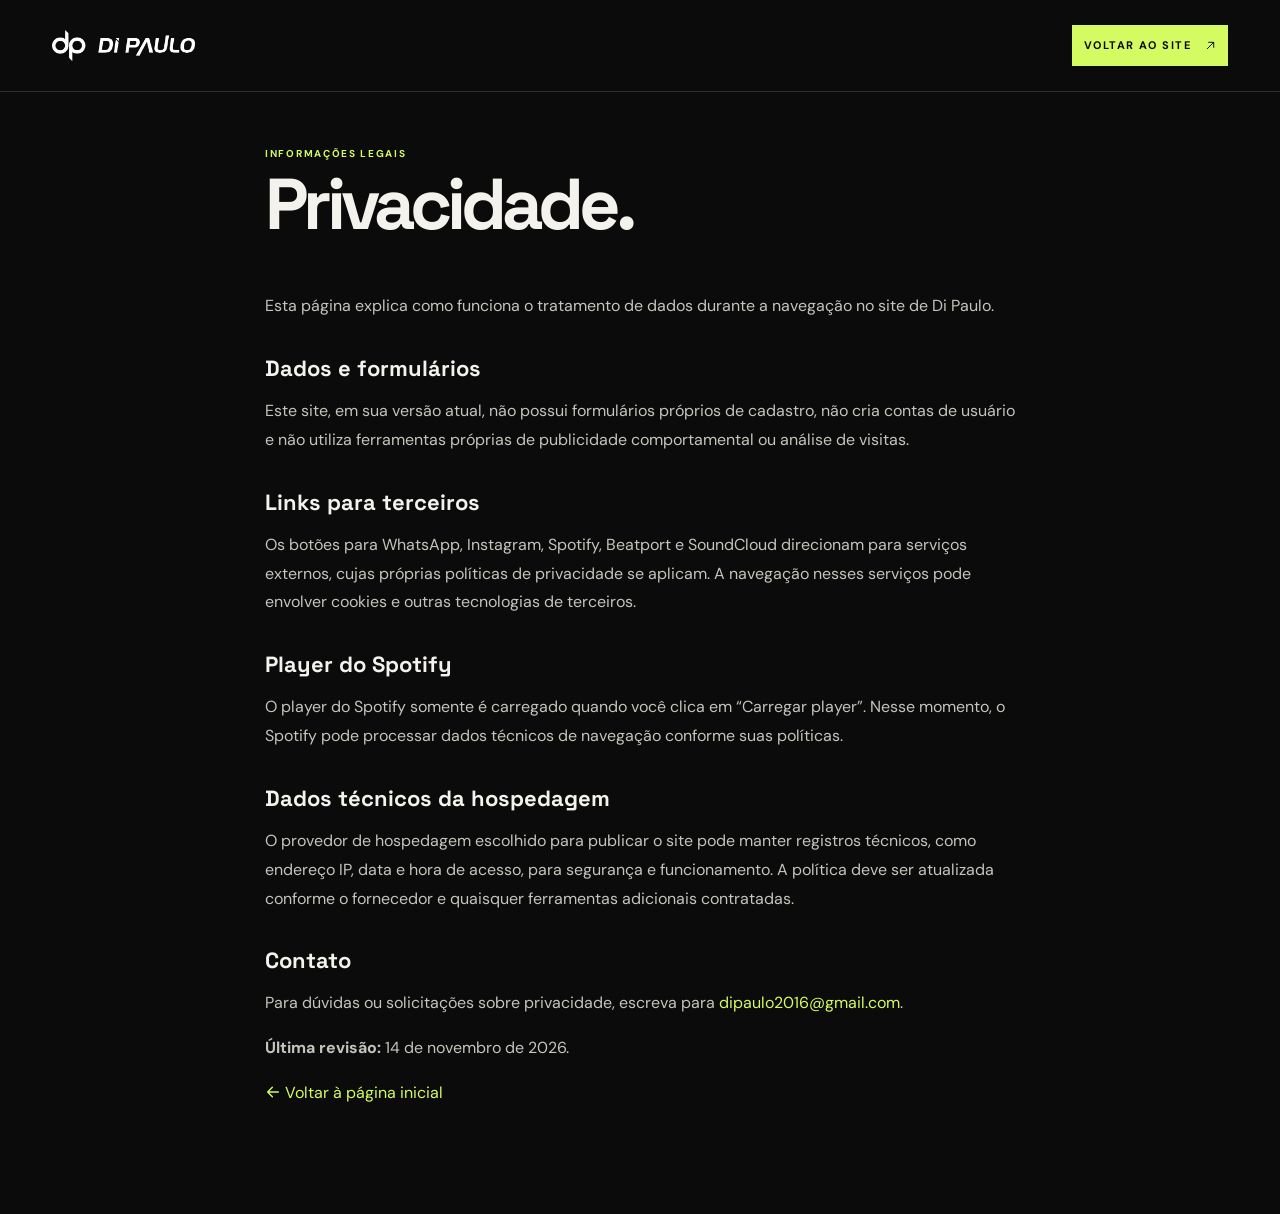
<file: DI_PAULO_SITE_AGENDA_MULTILINGUE_NETLIFY/public/privacidade.html>
<!doctype html><html lang="pt-BR"><head><meta charset="utf-8"><meta name="viewport" content="width=device-width, initial-scale=1"><meta name="description" content="Saiba como o site oficial do DJ Di Paulo trata dados de contato, formulários, navegação e privacidade, além de como solicitar informações."><meta name="robots" content="index,follow"><meta name="theme-color" content="#0b0b0b"><link rel="canonical" href="https://dipaulodj.com.br/pt/privacidade/"><link rel="icon" href="assets/favicon.png"><link href="https://fonts.googleapis.com/css2?family=DM+Sans:wght@400;600;700&family=Space+Grotesk:wght@400;600;700&display=swap" rel="stylesheet"><link rel="stylesheet" href="styles.css"><title>Privacidade | Di Paulo</title></head><body><header class="site-header"><div class="header-shell"><a class="brand" href="index.html" aria-label="Voltar à página inicial"><img src="assets/logo-di-paulo.png" alt="Di Paulo" width="180"></a><a class="header-book" href="index.html">VOLTAR AO SITE <svg aria-hidden="true" focusable="false" class="dp-ui-symbol" xmlns="http://www.w3.org/2000/svg" viewBox="0 0 24 24" width="1em" height="1em" fill="none" stroke="currentColor" stroke-width="2.1" stroke-linecap="round" stroke-linejoin="round" style="display:inline-block;vertical-align:-.12em;flex:none"><path d="M5 19 19 5M8 5h11v11"/></svg></a></div></header><main class="policy-page"><div class="container policy-copy"><span class="section-count">INFORMAÇÕES LEGAIS</span><h1>Privacidade.</h1><p>Esta página explica como funciona o tratamento de dados durante a navegação no site de Di Paulo.</p><h2>Dados e formulários</h2><p>Este site, em sua versão atual, não possui formulários próprios de cadastro, não cria contas de usuário e não utiliza ferramentas próprias de publicidade comportamental ou análise de visitas.</p><h2>Links para terceiros</h2><p>Os botões para WhatsApp, Instagram, Spotify, Beatport e SoundCloud direcionam para serviços externos, cujas próprias políticas de privacidade se aplicam. A navegação nesses serviços pode envolver cookies e outras tecnologias de terceiros.</p><h2>Player do Spotify</h2><p>O player do Spotify somente é carregado quando você clica em “Carregar player”. Nesse momento, o Spotify pode processar dados técnicos de navegação conforme suas políticas.</p><h2>Dados técnicos da hospedagem</h2><p>O provedor de hospedagem escolhido para publicar o site pode manter registros técnicos, como endereço IP, data e hora de acesso, para segurança e funcionamento. A política deve ser atualizada conforme o fornecedor e quaisquer ferramentas adicionais contratadas.</p><h2>Contato</h2><p>Para dúvidas ou solicitações sobre privacidade, escreva para <a href="mailto:dipaulo2016@gmail.com">dipaulo2016@gmail.com</a>.</p><p><strong>Última revisão:</strong> 14 de novembro de 2026.</p><p><a href="index.html"><svg aria-hidden="true" focusable="false" class="dp-ui-symbol" xmlns="http://www.w3.org/2000/svg" viewBox="0 0 24 24" width="1em" height="1em" fill="none" stroke="currentColor" stroke-width="2.1" stroke-linecap="round" stroke-linejoin="round" style="display:inline-block;vertical-align:-.12em;flex:none"><path d="M20 12H4m7-7-7 7 7 7"/></svg> Voltar à página inicial</a></p></div></main><script src="script.js" defer></script></body></html>
</file>
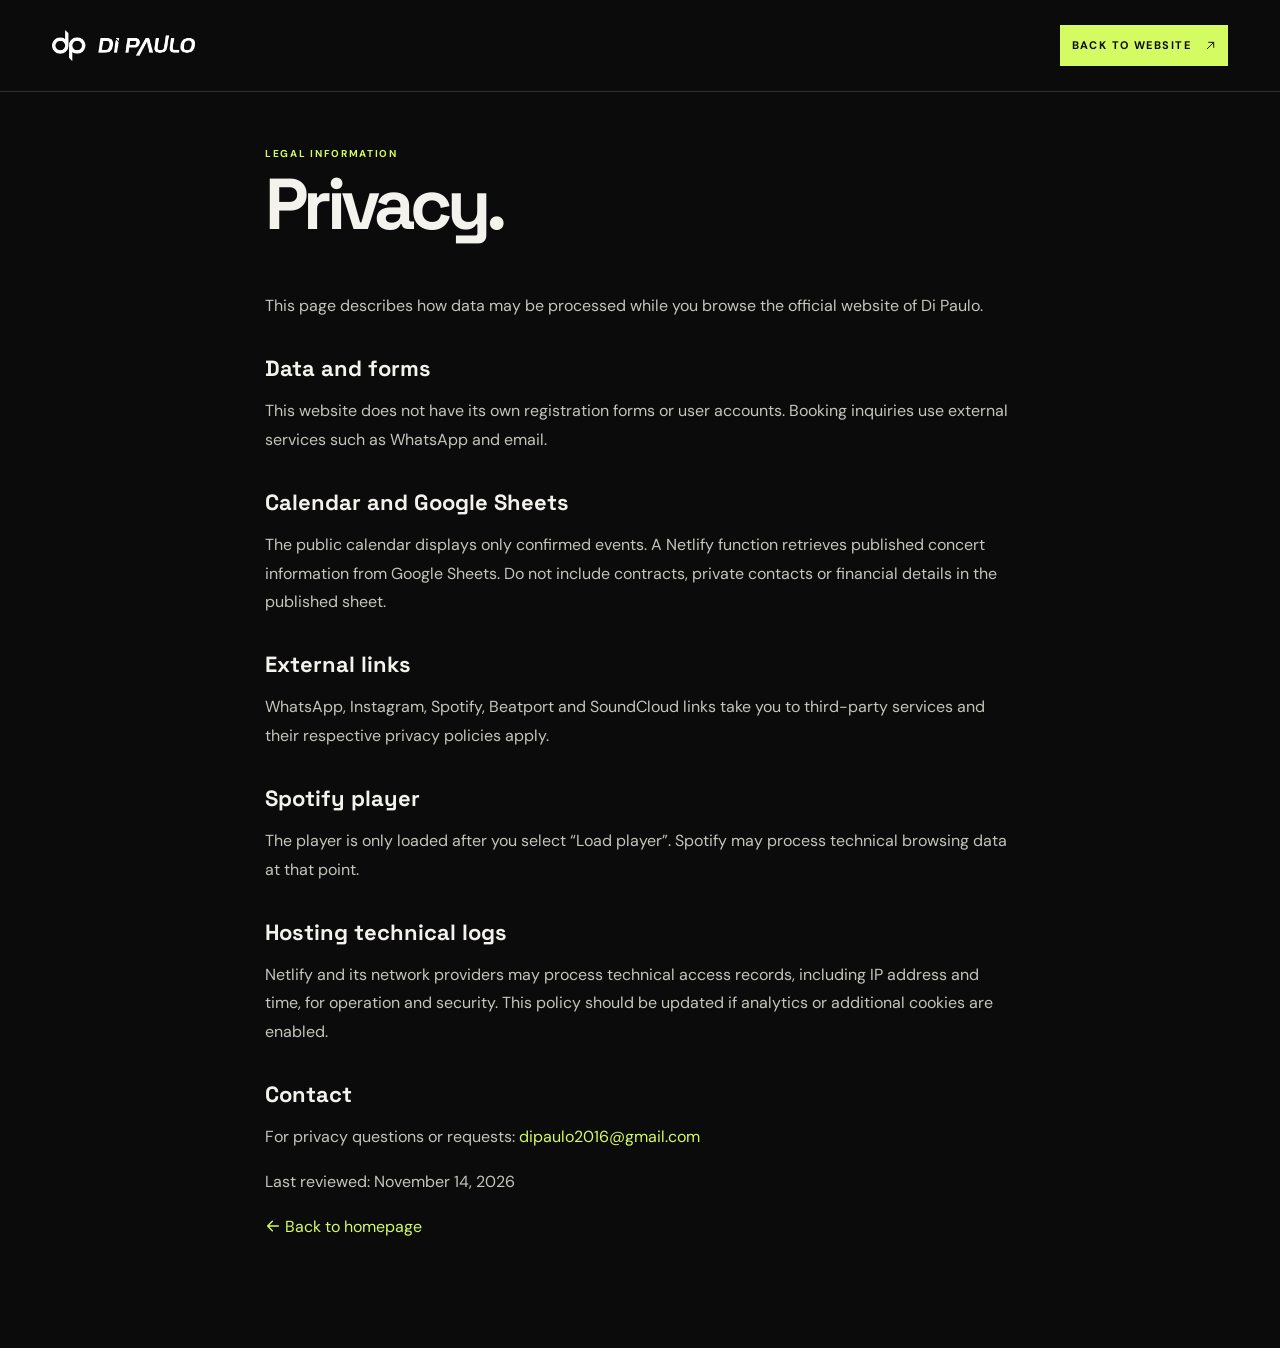
<file: DI_PAULO_SITE_AGENDA_MULTILINGUE_NETLIFY/public/en/privacidade.html>
<!DOCTYPE html>
<html lang="en"><head><meta charset="utf-8"/><meta content="width=device-width, initial-scale=1" name="viewport"/><meta content="index,follow" name="robots"/><meta content="#0b0b0b" name="theme-color"/><link href="../assets/favicon.png" rel="icon"/><link href="https://fonts.googleapis.com/css2?family=DM+Sans:wght@400;600;700&amp;family=Space+Grotesk:wght@400;600;700&amp;display=swap" rel="stylesheet"/><link href="../styles.css" rel="stylesheet"/><title>Privacy. | Di Paulo</title><link href="https://dipaulodj.com.br/en/privacidade/" rel="canonical"/><meta name="description" content="Learn how DJ Di Paulo’s official website handles contact details, booking requests, browsing information and your privacy rights."></head><body><header class="site-header"><div class="header-shell"><a aria-label="Di Paulo" class="brand" href="./"><img alt="Di Paulo" src="../assets/logo-di-paulo.png" width="180"/></a><a class="header-book" href="./">BACK TO WEBSITE <svg aria-hidden="true" focusable="false" class="dp-ui-symbol" xmlns="http://www.w3.org/2000/svg" viewBox="0 0 24 24" width="1em" height="1em" fill="none" stroke="currentColor" stroke-width="2.1" stroke-linecap="round" stroke-linejoin="round" style="display:inline-block;vertical-align:-.12em;flex:none"><path d="M5 19 19 5M8 5h11v11"/></svg></a></div></header><main class="policy-page"><div class="container policy-copy"><span class="section-count">LEGAL INFORMATION</span><h1>Privacy.</h1><p>This page describes how data may be processed while you browse the official website of Di Paulo.</p><h2>Data and forms</h2><p>This website does not have its own registration forms or user accounts. Booking inquiries use external services such as WhatsApp and email.</p><h2>Calendar and Google Sheets</h2><p>The public calendar displays only confirmed events. A Netlify function retrieves published concert information from Google Sheets. Do not include contracts, private contacts or financial details in the published sheet.</p><h2>External links</h2><p>WhatsApp, Instagram, Spotify, Beatport and SoundCloud links take you to third-party services and their respective privacy policies apply.</p><h2>Spotify player</h2><p>The player is only loaded after you select “Load player”. Spotify may process technical browsing data at that point.</p><h2>Hosting technical logs</h2><p>Netlify and its network providers may process technical access records, including IP address and time, for operation and security. This policy should be updated if analytics or additional cookies are enabled.</p><h2>Contact</h2><p>For privacy questions or requests:<a href="mailto:dipaulo2016@gmail.com"> dipaulo2016@gmail.com</a></p><p>Last reviewed: November 14, 2026</p><p><a href="./"><svg aria-hidden="true" focusable="false" class="dp-ui-symbol" xmlns="http://www.w3.org/2000/svg" viewBox="0 0 24 24" width="1em" height="1em" fill="none" stroke="currentColor" stroke-width="2.1" stroke-linecap="round" stroke-linejoin="round" style="display:inline-block;vertical-align:-.12em;flex:none"><path d="M20 12H4m7-7-7 7 7 7"/></svg> Back to homepage</a></p></div></main></body></html>
</file>
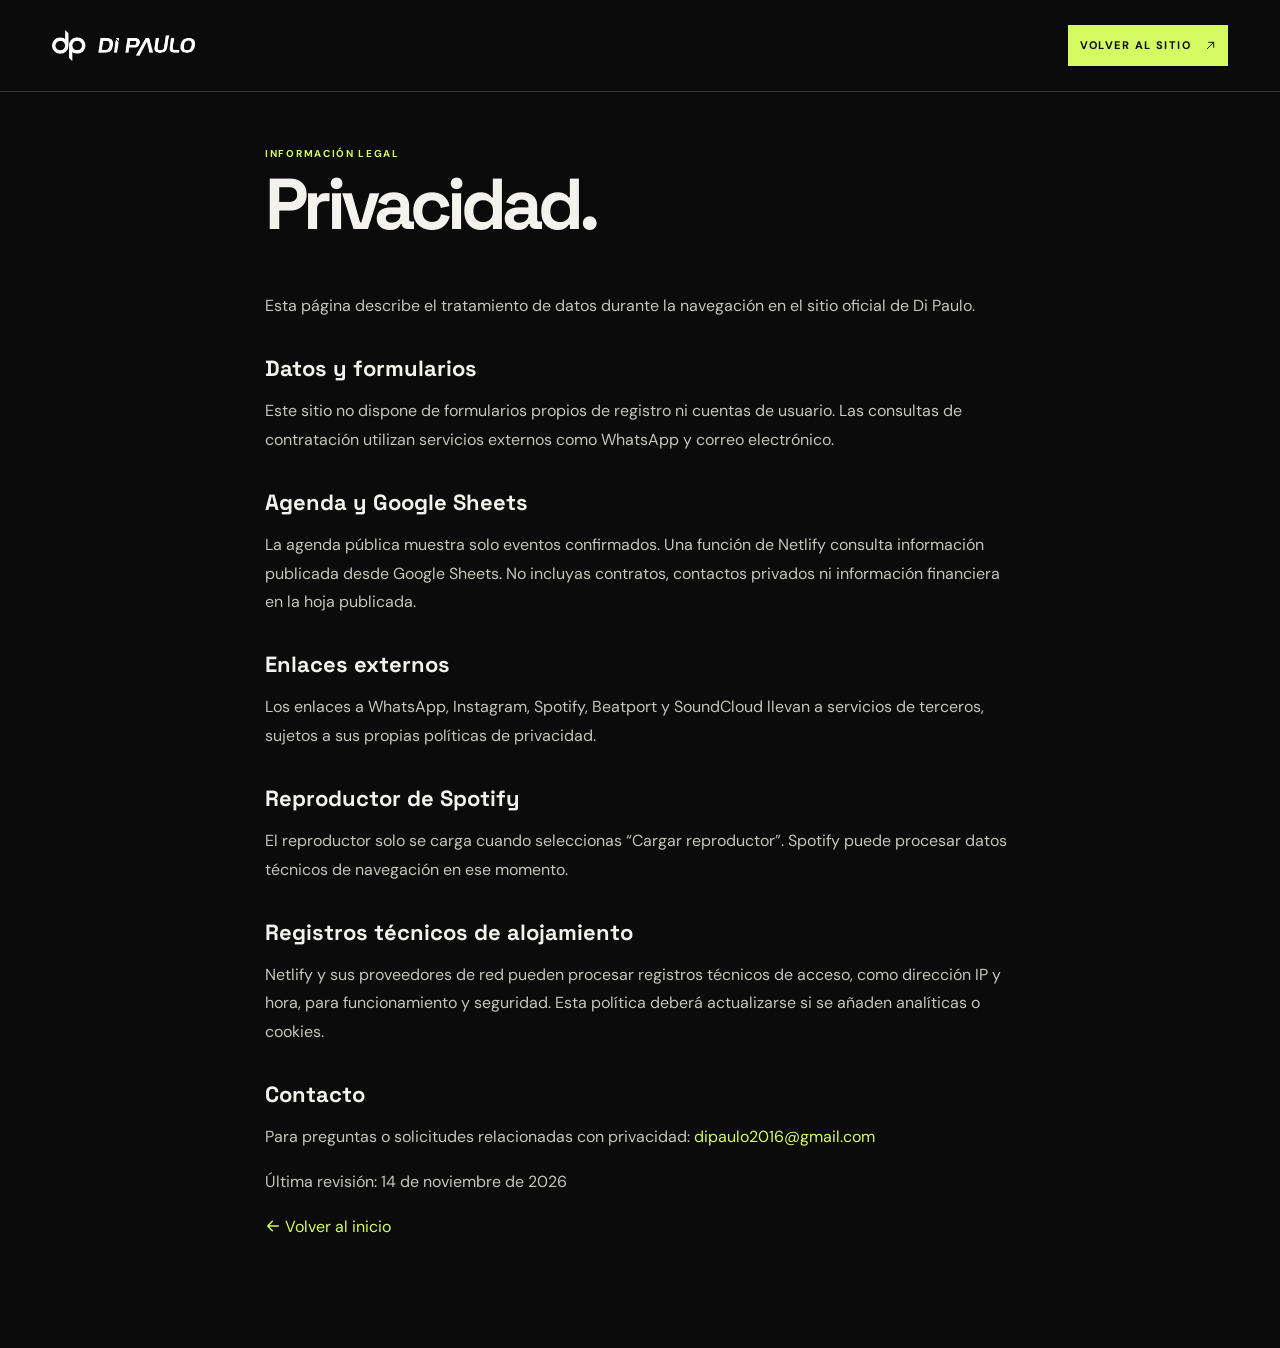
<file: DI_PAULO_SITE_AGENDA_MULTILINGUE_NETLIFY/public/es/privacidade.html>
<!DOCTYPE html>
<html lang="es"><head><meta charset="utf-8"/><meta content="width=device-width, initial-scale=1" name="viewport"/><meta content="index,follow" name="robots"/><meta content="#0b0b0b" name="theme-color"/><link href="../assets/favicon.png" rel="icon"/><link href="https://fonts.googleapis.com/css2?family=DM+Sans:wght@400;600;700&amp;family=Space+Grotesk:wght@400;600;700&amp;display=swap" rel="stylesheet"/><link href="../styles.css" rel="stylesheet"/><title>Privacidad. | Di Paulo</title><link href="https://dipaulodj.com.br/es/privacidade/" rel="canonical"/><meta name="description" content="Conoce cómo el sitio oficial de DJ Di Paulo trata los datos de contacto, las solicitudes de contratación y los derechos de privacidad."></head><body><header class="site-header"><div class="header-shell"><a aria-label="Di Paulo" class="brand" href="./"><img alt="Di Paulo" src="../assets/logo-di-paulo.png" width="180"/></a><a class="header-book" href="./">VOLVER AL SITIO <svg aria-hidden="true" focusable="false" class="dp-ui-symbol" xmlns="http://www.w3.org/2000/svg" viewBox="0 0 24 24" width="1em" height="1em" fill="none" stroke="currentColor" stroke-width="2.1" stroke-linecap="round" stroke-linejoin="round" style="display:inline-block;vertical-align:-.12em;flex:none"><path d="M5 19 19 5M8 5h11v11"/></svg></a></div></header><main class="policy-page"><div class="container policy-copy"><span class="section-count">INFORMACIÓN LEGAL</span><h1>Privacidad.</h1><p>Esta página describe el tratamiento de datos durante la navegación en el sitio oficial de Di Paulo.</p><h2>Datos y formularios</h2><p>Este sitio no dispone de formularios propios de registro ni cuentas de usuario. Las consultas de contratación utilizan servicios externos como WhatsApp y correo electrónico.</p><h2>Agenda y Google Sheets</h2><p>La agenda pública muestra solo eventos confirmados. Una función de Netlify consulta información publicada desde Google Sheets. No incluyas contratos, contactos privados ni información financiera en la hoja publicada.</p><h2>Enlaces externos</h2><p>Los enlaces a WhatsApp, Instagram, Spotify, Beatport y SoundCloud llevan a servicios de terceros, sujetos a sus propias políticas de privacidad.</p><h2>Reproductor de Spotify</h2><p>El reproductor solo se carga cuando seleccionas “Cargar reproductor”. Spotify puede procesar datos técnicos de navegación en ese momento.</p><h2>Registros técnicos de alojamiento</h2><p>Netlify y sus proveedores de red pueden procesar registros técnicos de acceso, como dirección IP y hora, para funcionamiento y seguridad. Esta política deberá actualizarse si se añaden analíticas o cookies.</p><h2>Contacto</h2><p>Para preguntas o solicitudes relacionadas con privacidad:<a href="mailto:dipaulo2016@gmail.com"> dipaulo2016@gmail.com</a></p><p>Última revisión: 14 de noviembre de 2026</p><p><a href="./"><svg aria-hidden="true" focusable="false" class="dp-ui-symbol" xmlns="http://www.w3.org/2000/svg" viewBox="0 0 24 24" width="1em" height="1em" fill="none" stroke="currentColor" stroke-width="2.1" stroke-linecap="round" stroke-linejoin="round" style="display:inline-block;vertical-align:-.12em;flex:none"><path d="M20 12H4m7-7-7 7 7 7"/></svg> Volver al inicio</a></p></div></main></body></html>
</file>
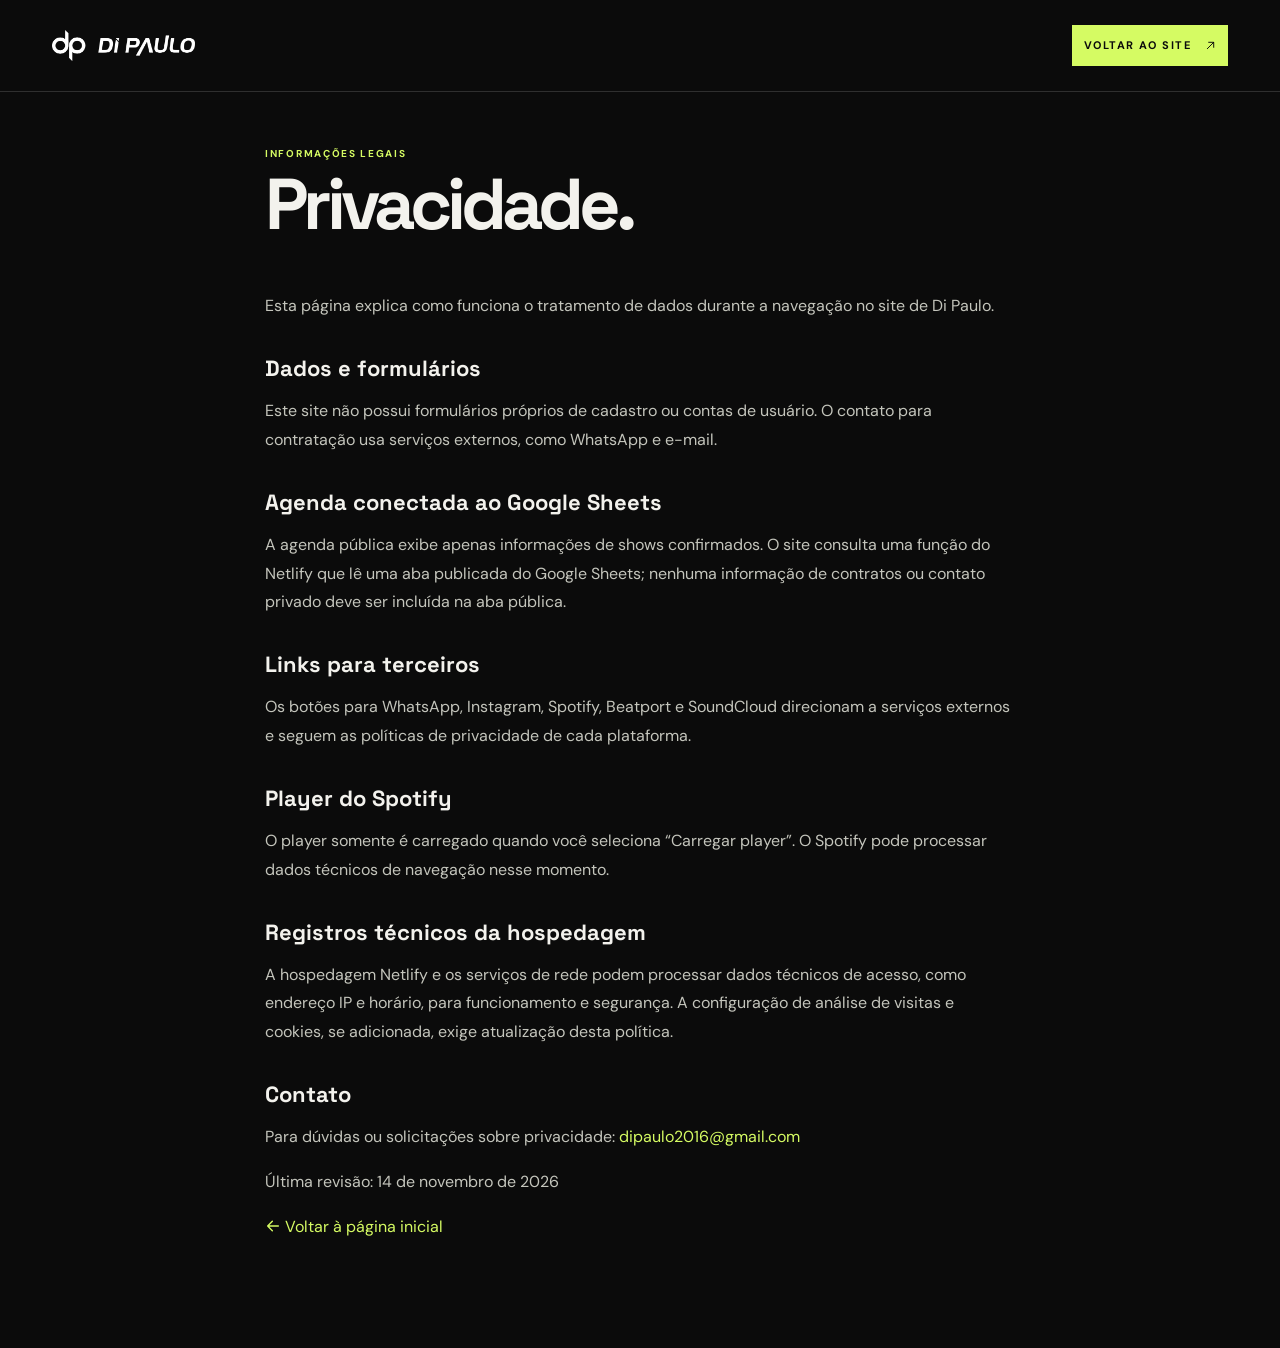
<file: DI_PAULO_SITE_AGENDA_MULTILINGUE_NETLIFY/public/pt/privacidade.html>
<!DOCTYPE html>
<html lang="pt-BR"><head><meta charset="utf-8"/><meta content="width=device-width, initial-scale=1" name="viewport"/><meta content="index,follow" name="robots"/><meta content="#0b0b0b" name="theme-color"/><link href="../assets/favicon.png" rel="icon"/><link href="https://fonts.googleapis.com/css2?family=DM+Sans:wght@400;600;700&amp;family=Space+Grotesk:wght@400;600;700&amp;display=swap" rel="stylesheet"/><link href="../styles.css" rel="stylesheet"/><title>Privacidade. | Di Paulo</title><link href="https://dipaulodj.com.br/pt/privacidade/" rel="canonical"/><meta name="description" content="Entenda como o site oficial do DJ Di Paulo trata seus dados em formulários, pedidos de booking e navegação, e consulte seus direitos de privacidade."></head><body><header class="site-header"><div class="header-shell"><a aria-label="Di Paulo" class="brand" href="./"><img alt="Di Paulo" src="../assets/logo-di-paulo.png" width="180"/></a><a class="header-book" href="./">VOLTAR AO SITE <svg aria-hidden="true" focusable="false" class="dp-ui-symbol" xmlns="http://www.w3.org/2000/svg" viewBox="0 0 24 24" width="1em" height="1em" fill="none" stroke="currentColor" stroke-width="2.1" stroke-linecap="round" stroke-linejoin="round" style="display:inline-block;vertical-align:-.12em;flex:none"><path d="M5 19 19 5M8 5h11v11"/></svg></a></div></header><main class="policy-page"><div class="container policy-copy"><span class="section-count">INFORMAÇÕES LEGAIS</span><h1>Privacidade.</h1><p>Esta página explica como funciona o tratamento de dados durante a navegação no site de Di Paulo.</p><h2>Dados e formulários</h2><p>Este site não possui formulários próprios de cadastro ou contas de usuário. O contato para contratação usa serviços externos, como WhatsApp e e-mail.</p><h2>Agenda conectada ao Google Sheets</h2><p>A agenda pública exibe apenas informações de shows confirmados. O site consulta uma função do Netlify que lê uma aba publicada do Google Sheets; nenhuma informação de contratos ou contato privado deve ser incluída na aba pública.</p><h2>Links para terceiros</h2><p>Os botões para WhatsApp, Instagram, Spotify, Beatport e SoundCloud direcionam a serviços externos e seguem as políticas de privacidade de cada plataforma.</p><h2>Player do Spotify</h2><p>O player somente é carregado quando você seleciona “Carregar player”. O Spotify pode processar dados técnicos de navegação nesse momento.</p><h2>Registros técnicos da hospedagem</h2><p>A hospedagem Netlify e os serviços de rede podem processar dados técnicos de acesso, como endereço IP e horário, para funcionamento e segurança. A configuração de análise de visitas e cookies, se adicionada, exige atualização desta política.</p><h2>Contato</h2><p>Para dúvidas ou solicitações sobre privacidade:<a href="mailto:dipaulo2016@gmail.com"> dipaulo2016@gmail.com</a></p><p>Última revisão: 14 de novembro de 2026</p><p><a href="./"><svg aria-hidden="true" focusable="false" class="dp-ui-symbol" xmlns="http://www.w3.org/2000/svg" viewBox="0 0 24 24" width="1em" height="1em" fill="none" stroke="currentColor" stroke-width="2.1" stroke-linecap="round" stroke-linejoin="round" style="display:inline-block;vertical-align:-.12em;flex:none"><path d="M20 12H4m7-7-7 7 7 7"/></svg> Voltar à página inicial</a></p></div></main></body></html>
</file>
<file: DI_PAULO_SITE_AGENDA_MULTILINGUE_NETLIFY/public/styles.css>
:root{--bg:#0b0b0b;--panel:#141414;--panel2:#1a1a1a;--text:#f3f2ed;--muted:#a5a6a0;--line:#343531;--accent:#d5fb63;--font-display:'Space Grotesk',Arial,Helvetica,sans-serif;--font-body:'DM Sans',Arial,Helvetica,sans-serif;--max:1370px}
*,*::before,*::after{box-sizing:border-box}html{scroll-behavior:smooth;scroll-padding-top:88px}body{margin:0;background:var(--bg);color:var(--text);font-family:var(--font-body);font-size:16px;line-height:1.55;-webkit-font-smoothing:antialiased}::selection{background:var(--accent);color:#080808}a{color:inherit;text-decoration:none}button{font:inherit;cursor:pointer}img{max-width:100%;display:block}button:focus-visible,a:focus-visible{outline:2px solid var(--accent);outline-offset:5px}h1,h2,h3,p{margin-top:0}h1,h2,h3{font-family:var(--font-display)}.container{width:min(calc(100% - 104px),var(--max));margin-inline:auto}.visually-hidden{position:absolute;clip-path:inset(50%);width:1px;height:1px;overflow:hidden;white-space:nowrap}.skip-link{position:fixed;top:-60px;left:12px;background:var(--accent);color:#080808;padding:12px;z-index:999}.skip-link:focus{top:12px}.site-header{position:absolute;top:0;left:0;width:100%;z-index:100;border-bottom:1px solid rgba(255,255,255,.15)}.site-header.scrolled{position:fixed;background:rgba(10,10,10,.95);backdrop-filter:blur(20px)}.header-shell{height:91px;width:min(calc(100% - 104px),var(--max));margin:auto;display:flex;align-items:center;justify-content:space-between;gap:34px}.brand{display:inline-flex;align-items:center;flex:0 0 auto}.brand img{width:183px;height:auto}.desktop-nav{display:flex;gap:31px;align-items:center;margin-left:auto}.desktop-nav a,.header-book{font-weight:700;font-size:11px;letter-spacing:.13em}.desktop-nav a{transition:color .2s}.desktop-nav a:hover,.footer-links a:hover{color:var(--accent)}.header-book{color:var(--bg);background:var(--accent);padding:13px 18px;white-space:nowrap;display:inline-flex;gap:14px;align-items:center;transition:background .2s,transform .2s}.header-book:hover,.button-primary:hover{background:#e5ff9a;transform:translateY(-2px)}.menu-toggle{display:none;background:transparent;border:0;padding:10px;gap:7px;flex-direction:column}.menu-toggle span{display:block;width:25px;height:2px;background:var(--text)}.mobile-nav[hidden]{display:none!important}.hero{position:relative;min-height:855px;height:min(920px,100svh);max-height:1020px;overflow:hidden;background:radial-gradient(ellipse at 74% 40%,#282a28 0%,transparent 37%),#0c0c0c}.hero::before{content:'';position:absolute;inset:0;background-image:linear-gradient(90deg,rgba(255,255,255,.022) 1px,transparent 1px);background-size:8.33% 100%;pointer-events:none}.hero-noise{position:absolute;inset:0;background:linear-gradient(115deg,transparent 0%,rgba(29,34,20,.18) 60%,transparent 90%);pointer-events:none}.hero-grid{position:relative;height:100%;display:grid;grid-template-columns:59% 41%;z-index:1}.hero-copy{position:relative;display:flex;flex-direction:column;justify-content:center;padding:116px 0 58px;z-index:3}.eyebrow,.section-count,.mini-note,.tiny-label,.hero-footer,.photo-label,.music-platforms,.music-footnote,.journey-photo-label,.journey-note,.gallery-footer,.contact-social,.site-footer,.track-type{font-size:10px;letter-spacing:.17em;font-weight:700}.eyebrow{display:flex;align-items:center;gap:12px;color:#c1c1b9}.pulse{width:7px;height:7px;background:var(--accent);border-radius:50%;box-shadow:0 0 15px var(--accent)}.eyebrow-divider{color:#75766e}.hero-kicker{font-size:clamp(15px,1.5vw,20px);font-weight:500;letter-spacing:-.02em;margin:72px 0 0}.hero-kicker span{color:var(--accent)}.hero h1{font-size:clamp(126px,14.1vw,226px);line-height:.75;letter-spacing:-.105em;font-weight:700;margin:23px 0 0;white-space:nowrap}.hero h1 em{font-style:normal;color:var(--text)}.hero-period{color:var(--accent)}.hero-bottom-copy{margin-top:55px;display:flex;flex-direction:column;gap:28px}.hero-bottom-copy p{font-size:18px;line-height:1.55;color:#d4d5d0;margin:0}.hero-actions{display:flex;align-items:center;gap:31px;flex-wrap:wrap}.button{border:0;display:inline-flex;align-items:center;justify-content:space-between;gap:34px;padding:17px 22px;font-weight:700;letter-spacing:.14em;font-size:11px;transition:background .2s,transform .2s;min-height:52px}.button-primary{background:var(--accent);color:#090a08}.button-outline{background:transparent;border:1px solid #bfc1b8;color:var(--text)}.button-outline:hover{border-color:var(--accent);color:var(--accent)}.text-link,.inline-arrow{font-size:11px;letter-spacing:.14em;font-weight:700;display:inline-flex;gap:20px;align-items:center}.text-link:hover,.inline-arrow:hover{color:var(--accent)}.hero-visual{position:relative;align-self:stretch;min-width:0}.hero-image-panel{height:100%;width:100%;overflow:hidden;position:relative;clip-path:polygon(18% 0,100% 0,100% 100%,0 100%)}.hero-image-panel::after{content:'';position:absolute;inset:0;background:linear-gradient(90deg,rgba(10,10,10,.62),rgba(10,10,10,.01) 50%),linear-gradient(0deg,rgba(10,10,10,.75),transparent 24%,transparent 75%,rgba(10,10,10,.36));pointer-events:none}.hero-image-panel img{height:100%;width:100%;object-fit:cover;object-position:50% 39%;filter:grayscale(1) contrast(1.2) brightness(.72)}.hero-visual-id{position:absolute;bottom:100px;right:20px;font-size:10px;font-weight:700;letter-spacing:.17em;z-index:2;writing-mode:vertical-rl}.hero-visual-ring{width:380px;height:380px;border:1px solid rgba(213,251,99,.28);position:absolute;border-radius:50%;top:30%;right:-42%;pointer-events:none}.hero-footer{position:absolute;bottom:27px;left:50%;transform:translateX(-50%);display:flex;justify-content:space-between;z-index:5;color:#aaa;gap:15px}.hero-footer span:last-child{color:var(--accent)}.marquee{background:var(--accent);color:#0e100b;overflow:hidden;white-space:nowrap;padding:20px 0}.marquee-inner{display:flex;width:max-content;animation:marquee 26s linear infinite}.marquee-inner>span{font-family:var(--font-display);font-size:clamp(25px,3vw,46px);line-height:1;letter-spacing:-.055em;font-weight:700;padding-right:28px}.marquee i{font-size:.7em;font-style:normal;padding:0 13px}@keyframes marquee{to{transform:translateX(-50%)}}.section{padding:135px 0}.section-count{color:var(--accent)}.about-layout{display:grid;grid-template-columns:19% 81%}.section-side{display:flex;flex-direction:column;gap:31px;padding-top:15px}.side-line{width:1px;height:110px;background:var(--line)}.mini-note{color:var(--muted);line-height:1.7}.leadline{font-size:clamp(52px,7.1vw,105px);line-height:.99;letter-spacing:-.076em;font-family:var(--font-display);font-weight:700;margin:0 0 80px}.leadline span{color:var(--accent)}.about-content{display:grid;grid-template-columns:1fr .83fr;gap:clamp(32px,6vw,95px);align-items:start}.about-text{max-width:530px}.about-text p{font-size:16px;line-height:1.85;color:#c3c3bf;margin:0 0 24px}.about-text strong{color:#fff}.about-text .inline-arrow{margin-top:23px;color:var(--accent)}.about-image{margin-top:-8px;position:relative;overflow:hidden}.about-image img{width:100%;height:390px;object-fit:cover;object-position:50% 43%;filter:saturate(.68) contrast(1.1)}.photo-label{position:absolute;right:0;bottom:0;background:var(--accent);color:#10110d;padding:12px 15px}.stats-band{border-top:1px solid var(--line);border-bottom:1px solid var(--line);background:#10110f}.stats-grid{display:grid;grid-template-columns:repeat(4,1fr)}.stat{padding:47px 24px;border-left:1px solid var(--line);min-height:170px;display:flex;flex-direction:column;justify-content:space-between}.stat:first-child{padding-left:0;border-left:0}.stat strong{font-family:var(--font-display);font-size:clamp(58px,6vw,90px);letter-spacing:-.09em;line-height:1}.stat strong span{color:var(--accent);font-size:.65em}.stat small{font-size:10px;font-weight:700;letter-spacing:.13em;color:#a5a6a0}.stat-statement{justify-content:center;align-items:flex-end;color:var(--accent)}.stat-statement>span{font-family:var(--font-display);font-size:clamp(29px,2.8vw,44px);font-weight:700;line-height:1.04;letter-spacing:-.055em}.section-heading{display:flex;align-items:end;justify-content:space-between;gap:36px;margin-bottom:68px}.section-heading h2{font-size:clamp(72px,10vw,142px);line-height:.92;letter-spacing:-.085em;margin:24px 0 0}.section-heading h2 em{font-style:normal;color:var(--accent)}.section-heading>p{max-width:300px;color:#aaa;line-height:1.8;font-size:14px;margin:0 3% 7px 0}.music-section{background:#111210}.music-list{border-top:1px solid #454740}.track{display:grid;grid-template-columns:9% 49% 31% 11%;align-items:center;min-height:112px;border-bottom:1px solid #454740;transition:background .2s,padding .2s;padding:13px 0}.track:hover{padding-left:14px;padding-right:14px;background:#23251d}.track-index{font-family:var(--font-display);font-size:14px;color:var(--accent)}.track-body{display:flex;flex-direction:column;gap:6px}.track-body b{font-family:var(--font-display);font-size:clamp(25px,3.05vw,41px);font-weight:600;letter-spacing:-.055em;line-height:1.2}.track-body small{color:#a1a29c;font-size:10px;letter-spacing:.13em;font-weight:700}.dotsep{padding:0 5px}.track-type{color:#a1a29c}.track-arrow{justify-self:end;font-size:29px;color:var(--accent);transition:transform .2s}.track:hover .track-arrow{transform:translate(4px,-4px)}.music-bottom{display:flex;align-items:center;justify-content:space-between;gap:20px;margin-top:32px}.music-platforms{display:flex;flex-wrap:wrap;align-items:center;gap:28px}.music-platforms>span{color:var(--muted)}.music-platforms a:hover{color:var(--accent)}.music-footnote{color:#8e8f8a;font-size:9px}.spotify-player{border:1px solid #44463d;margin-top:90px;display:grid;grid-template-columns:1fr 1.35fr;min-height:270px;background:radial-gradient(ellipse at 0% 10%,#24271d,transparent 70%),#1a1b18}.player-heading{padding:40px 50px;display:flex;flex-direction:column;justify-content:space-between}.tiny-label{color:var(--accent)}.player-heading h3{font-size:clamp(31px,3vw,47px);line-height:1.1;letter-spacing:-.06em;margin:21px 0 0}.player-icon{font-size:22px;color:var(--accent)}.player-load{padding:45px 60px;border-left:1px solid #44463d;display:flex;align-items:flex-start;flex-direction:column;justify-content:center;gap:20px}.player-load p{color:#cbcbc6;font-size:15px;max-width:380px;margin:0}.player-load small{color:#858780;font-size:11px}.player-iframe{width:100%;height:275px;border:0;display:block}.journey-section{background:#0b0b0b}.journey-layout{display:grid;grid-template-columns:45% 1fr;gap:12%;align-items:stretch}.journey-photo{position:relative;max-height:720px;overflow:hidden}.journey-photo img{height:100%;width:100%;object-fit:cover;object-position:center 44%;filter:saturate(.68) contrast(1.05)}.journey-photo-label{position:absolute;left:0;bottom:0;background:var(--accent);color:#151612;width:100%;padding:18px 20px;display:flex;justify-content:space-between}.journey-details{padding:28px 0}.venues{list-style:none;margin:35px 0 31px;padding:0}.venues li{border-bottom:1px solid #41423e;padding:21px 0;display:flex;justify-content:space-between;align-items:baseline;gap:15px}.venues li span{font-family:var(--font-display);font-size:clamp(20px,2vw,29px);font-weight:600;letter-spacing:-.05em}.venues li small{font-size:9px;letter-spacing:.11em;color:#989993;font-weight:700;text-align:right}.journey-note{letter-spacing:.03em;line-height:1.75;color:#8f9089;font-size:11px;margin-top:34px}.journey-details .inline-arrow{color:var(--accent);margin-top:12px}.quote-section{background:var(--accent);color:#11120e;padding:83px 0 91px;text-align:center}.quote-inner{display:flex;flex-direction:column;align-items:center}.quote-ornament{font-family:var(--font-display);font-size:94px;line-height:.75;margin-bottom:24px}.quote-inner>p{max-width:1050px;font-family:var(--font-display);font-size:clamp(43px,6vw,88px);font-weight:700;letter-spacing:-.08em;line-height:1.04;margin-bottom:32px}.quote-inner p em{font-style:normal;text-decoration:underline;text-underline-offset:.12em}.quote-inner>span{font-size:10px;letter-spacing:.15em;font-weight:700}.gallery-section{background:#121310}.gallery-grid{display:grid;grid-template-columns:1.2fr .8fr .8fr 1fr;gap:12px;height:470px}.gallery-card{background:#242424;border:0;padding:0;position:relative;overflow:hidden;min-width:0}.gallery-card::after{content:'';position:absolute;inset:45% 0 0;background:linear-gradient(transparent,rgba(0,0,0,.7));pointer-events:none}.gallery-card img{width:100%;height:100%;object-fit:cover;filter:grayscale(.25) contrast(1.05);transition:transform .5s,filter .5s}.gallery-card:hover img{transform:scale(1.055);filter:grayscale(0)}.g1 img{object-position:54% 50%}.g2 img{object-position:45% 50%}.g3 img{object-position:45% 48%}.g4 img{object-position:43% 50%}.gallery-card>span{color:white;position:absolute;z-index:1;left:17px;bottom:18px;right:16px;display:flex;justify-content:space-between;align-items:center;font-size:10px;font-weight:700;letter-spacing:.12em;text-align:left}.gallery-card>span b{font-size:19px;font-weight:400}.gallery-footer{margin-top:29px;display:flex;justify-content:space-between;gap:25px;align-items:center;color:var(--muted)}.gallery-footer .inline-arrow{color:var(--accent)}.contact-section{padding:130px 0 105px;background:linear-gradient(120deg,rgba(210,244,99,.06),transparent 45%),#0c0d0b;overflow:hidden}.contact-layout{position:relative}.contact-layout::after{content:'';position:absolute;right:-145px;top:10%;width:400px;height:400px;border:1px solid rgba(213,251,99,.14);border-radius:50%;pointer-events:none}.contact-layout h2{font-size:clamp(90px,14vw,204px);line-height:.82;letter-spacing:-.095em;margin:46px 0 42px}.contact-layout h2 em{font-style:normal;color:var(--accent)}.contact-layout>p{font-size:17px;max-width:590px;color:#b7b8b1;line-height:1.8}.contact-actions{display:flex;align-items:center;flex-wrap:wrap;gap:33px;margin:45px 0 96px}.button.large{padding:21px 26px;min-height:66px;font-size:12px}.email-link{border-bottom:1px solid #a2a39e;padding:10px 0;font-size:14px}.email-link:hover{color:var(--accent);border-color:var(--accent)}.contact-social{border-top:1px solid var(--line);padding-top:28px;display:flex;gap:30px;flex-wrap:wrap;align-items:center}.contact-social>span{color:#777c71;margin-right:auto}.contact-social a:hover{color:var(--accent)}.site-footer{border-top:1px solid #343630;background:#0b0b0b}.footer-content{display:flex;justify-content:space-between;align-items:center;gap:24px;padding:31px 0}.footer-logo img{width:135px;height:auto}.site-footer p{font-size:10px;color:#8a8b85;letter-spacing:.09em;margin:0}.footer-links{display:flex;gap:24px}.footer-links a{font-size:10px;letter-spacing:.1em;font-weight:700}.lightbox{border:1px solid #555;padding:25px;max-width:min(90vw,940px);max-height:92vh;background:#111;color:#fff;box-shadow:0 30px 100px #000}.lightbox::backdrop{background:rgba(0,0,0,.9)}.lightbox img{max-width:calc(90vw - 60px);max-height:75vh;object-fit:contain;margin:0 auto}.lightbox p{text-align:center;font-size:12px;margin:14px 0 0;color:#ccc}.lightbox-close{position:absolute;right:9px;top:9px;background:var(--accent);color:#111;border:0;width:34px;height:34px;font-size:17px}.policy-page{min-height:100vh;background:var(--bg);padding:140px 0 90px}.policy-page .policy-copy{max-width:750px}.policy-page h1{font-size:clamp(42px,6vw,72px);letter-spacing:-.07em;line-height:1.1}.policy-page h2{font-size:22px;margin:30px 0 12px}.policy-page p,.policy-page li{color:#c4c5bc;line-height:1.8}.policy-page a{color:var(--accent)}
@media(max-width:1130px){.container,.header-shell{width:min(calc(100% - 68px),var(--max))}.desktop-nav{gap:19px}.brand img{width:154px}.hero{min-height:740px}.hero-grid{grid-template-columns:61% 39%}.hero h1{font-size:15vw}.hero-kicker{margin-top:50px}.hero-bottom-copy{margin-top:38px}.about-layout{grid-template-columns:16% 84%}.gallery-grid{height:390px}.journey-layout{gap:7%}}@media(max-width:790px){.container,.header-shell{width:calc(100% - 40px)}.site-header{position:absolute}.header-shell{height:74px}.brand img{width:145px}.desktop-nav,.header-book{display:none}.menu-toggle{display:flex}.header-end{margin-left:auto}.mobile-nav{display:flex;flex-direction:column;gap:0;padding:10px 20px 24px;background:#10110f;border-bottom:1px solid var(--line)}.mobile-nav a{font-family:var(--font-display);padding:13px 6px;font-size:19px;border-bottom:1px solid #30312c}.mobile-nav .mobile-book{color:var(--accent)}.hero{height:auto;min-height:780px;max-height:none}.hero-grid{display:block;min-height:780px}.hero-copy{padding:130px 0 85px;min-height:780px;justify-content:flex-start}.hero-visual{position:absolute;inset:0 0 0 38%;opacity:.6}.hero-image-panel{clip-path:none}.hero-image-panel::after{background:linear-gradient(90deg,#0b0b0b 1%,rgba(11,11,11,.5) 45%,rgba(11,11,11,.25)),linear-gradient(0deg,#0b0b0b,transparent 35%,transparent 75%,#0b0b0b)}.hero-image-panel img{object-position:51% 38%}.hero-visual-id,.hero-visual-ring{display:none}.hero-copy{position:relative}.hero h1{font-size:clamp(100px,19vw,180px);margin-top:32px}.hero-kicker{margin-top:118px}.hero-bottom-copy{margin-top:50px}.hero-bottom-copy p{font-size:16px}.hero-footer{bottom:19px}.hero-footer span{font-size:9px}.section{padding:84px 0}.about-layout{display:block}.section-side{flex-direction:row;align-items:center;justify-content:space-between;padding-top:0;margin-bottom:38px}.side-line,.mini-note{display:none}.leadline{font-size:clamp(51px,10vw,85px);margin-bottom:45px}.about-content{grid-template-columns:1fr 1fr;gap:25px}.about-text p{font-size:14px}.about-image img{height:360px}.stats-grid{grid-template-columns:1fr 1fr}.stat:nth-child(3){border-left:0;border-top:1px solid var(--line);padding-left:0}.stat:nth-child(4){border-top:1px solid var(--line)}.stat:nth-child(1){padding-left:0}.stat strong{font-size:70px}.section-heading{align-items:start;display:block;margin-bottom:42px}.section-heading h2{font-size:clamp(60px,11vw,115px)}.section-heading>p{max-width:500px;margin:20px 0 0}.music-list .track{grid-template-columns:10% 65% 25%;min-height:95px}.track-type{display:none}.spotify-player{grid-template-columns:1fr}.player-heading{padding:33px 36px;flex-direction:row}.player-heading h3{font-size:38px}.player-load{border-left:0;border-top:1px solid var(--line);padding:30px 36px}.journey-layout{gap:35px}.journey-photo{max-height:640px}.journey-details{padding:0}.venues li{flex-direction:column;gap:0;padding:14px 0}.venues li small{text-align:left}.gallery-grid{grid-template-columns:1fr 1fr;height:auto}.gallery-card{height:350px}.gallery-card img{height:100%}.contact-section{padding:90px 0 70px}.contact-layout h2{font-size:clamp(71px,15vw,120px)}.contact-actions{margin-bottom:65px}.footer-content{flex-wrap:wrap}.footer-content p{order:3;width:100%}}@media(max-width:520px){.hero{min-height:745px}.hero-grid{min-height:745px}.hero-copy{min-height:745px;padding-top:122px}.hero-visual{inset:0 0 0 23%;opacity:.5}.hero-kicker{margin-top:122px;font-size:14px}.hero h1{font-size:clamp(94px,20vw,120px);margin-top:38px}.hero-bottom-copy{margin-top:64px}.hero-actions{align-items:flex-start;flex-direction:column;gap:18px}.hero-footer span:first-child{max-width:130px}.hero-footer span:last-child{max-width:140px;text-align:right}.eyebrow{font-size:9px;gap:8px}.marquee{padding:17px 0}.marquee-inner>span{font-size:28px}.section{padding:76px 0}.leadline{font-size:clamp(43px,10vw,56px)}.about-content{grid-template-columns:1fr}.about-image img{height:330px;object-position:center 44%}.stats-grid{grid-template-columns:1fr 1fr}.stat{padding:27px 12px;min-height:125px}.stat strong{font-size:58px}.stat small{font-size:8px}.stat-statement>span{font-size:26px}.section-heading h2{font-size:clamp(52px,11vw,68px)}.track{grid-template-columns:9% 76% 15%!important}.track-body b{font-size:clamp(22px,6.5vw,30px)}.track-body small{font-size:8px}.track-arrow{font-size:22px}.music-platforms{gap:14px;row-gap:9px}.music-platforms>span{width:100%}.music-bottom{flex-direction:column;align-items:start}.spotify-player{margin-top:62px}.player-heading,.player-load{padding:24px}.player-heading h3{font-size:33px}.journey-layout{grid-template-columns:1fr}.journey-photo{height:460px}.venues li{flex-direction:row;align-items:center;gap:12px}.venues li span{font-size:23px}.venues li small{text-align:right;font-size:8px}.quote-section{padding:65px 0}.quote-inner>p{font-size:clamp(36px,9vw,55px)}.gallery-grid{gap:8px}.gallery-card{height:245px}.gallery-card>span{font-size:9px;left:10px;bottom:12px;right:11px}.gallery-footer{flex-direction:column;align-items:start}.contact-layout h2{font-size:clamp(65px,17vw,93px);margin:34px 0 28px}.contact-layout>p{font-size:15px}.contact-actions{display:block}.contact-actions .button{width:100%;margin-bottom:20px}.contact-social{gap:20px}.contact-social>span{width:100%}.footer-content{justify-content:flex-start}.footer-links{margin-left:auto;gap:15px}.footer-logo img{width:120px}.site-footer p{font-size:8px}}
@media(prefers-reduced-motion:reduce){html{scroll-behavior:auto}*,*::before,*::after{animation-duration:.01ms!important;transition-duration:.01ms!important;scroll-behavior:auto!important}}
/* International navigation + official live tour calendar */
.header-end{display:flex;align-items:center;gap:15px}
.lang-switch{display:inline-flex;align-items:center;gap:4px;border:1px solid rgba(255,255,255,.22);padding:5px;white-space:nowrap;flex:0 0 auto}
.lang-switch a{font-size:10px;font-weight:700;letter-spacing:.08em;line-height:1;padding:8px 6px;color:#aaa}
.lang-switch a:hover{color:#fff}.lang-switch a.active{background:var(--accent);color:#10110a}
.desktop-nav{gap:18px}.header-shell{gap:17px}
.agenda-section{background:#0e100d;position:relative;border-top:1px solid #242621;border-bottom:1px solid #242621}
.agenda-section:before{content:"";position:absolute;inset:0;pointer-events:none;background:radial-gradient(circle at 90% 7%,rgba(213,251,99,.07),transparent 37%)}
.agenda-section .container{position:relative}
.agenda-toolbar{display:flex;align-items:center;justify-content:space-between;gap:24px;border-top:1px solid #3e4335;border-bottom:1px solid #3e4335;padding:20px 0;color:#85897f;font-size:10px;font-weight:700;letter-spacing:.16em}
.agenda-tag{display:inline-flex;align-items:center;gap:10px;color:var(--accent)}.agenda-tag i{height:8px;width:8px;border-radius:50%;background:var(--accent);box-shadow:0 0 14px rgba(213,251,99,.6)}
.agenda-list{min-height:135px}.agenda-row{display:grid;grid-template-columns:1.25fr 2.2fr 1.8fr 1fr;gap:25px;padding:29px 0;border-bottom:1px solid #343830;align-items:center}
.agenda-date{font-family:var(--font-display);display:flex;align-items:center;gap:14px}.agenda-day{font-size:54px;font-weight:700;line-height:.95;letter-spacing:-.08em;color:var(--accent)}.agenda-month{display:flex;flex-direction:column;gap:2px;line-height:1.1}.agenda-month b{font-size:17px;letter-spacing:.12em}.agenda-month small{font-size:11px;color:#92988a;letter-spacing:.12em}
.agenda-event strong{display:block;font-family:var(--font-display);font-size:clamp(22px,2.5vw,35px);line-height:1.1;letter-spacing:-.05em}.agenda-event small{font-size:11px;color:#92988a;font-weight:700;letter-spacing:.08em}
.agenda-place b{display:block;font-size:12px;letter-spacing:.1em}.agenda-place small{color:#a1a69a;font-size:12px}.agenda-buy{display:flex;justify-content:flex-end}.agenda-buy a{border:1px solid #818776;padding:11px 15px;font-size:10px;font-weight:700;letter-spacing:.1em;white-space:nowrap}.agenda-buy a:hover{background:var(--accent);color:#0b0b0b;border-color:var(--accent)}.agenda-buy .no-tickets{font-size:10px;letter-spacing:.06em;color:#828679}
.agenda-empty{color:#a8aaa2;font-size:17px;padding:53px 0;margin:0}.agenda-bottom{display:flex;justify-content:space-between;align-items:center;gap:25px;margin-top:27px}.agenda-bottom p{font-size:11px;color:#82897d;margin:0;max-width:620px}.agenda-bottom a{color:var(--accent);white-space:nowrap}
@media(max-width:1280px){.desktop-nav{gap:12px}.header-shell{gap:12px}.brand img{width:143px}.lang-switch a{padding:7px 5px}.header-book{padding:12px}}
@media(max-width:1000px){.desktop-nav a{font-size:10px;letter-spacing:.06em}.header-book{font-size:10px}}
@media(max-width:790px){.header-shell{gap:10px}.header-end{gap:13px}.lang-switch{margin-left:auto}.agenda-row{grid-template-columns:1.1fr 2.3fr 1.6fr;gap:18px}.agenda-buy{grid-column:2/4;justify-content:flex-start}.agenda-day{font-size:46px}.agenda-place b{font-size:11px}.agenda-place small{font-size:10px}}
@media(max-width:520px){.brand img{width:110px}.header-end{gap:6px}.lang-switch{padding:2px;gap:0}.lang-switch a{font-size:9px;padding:9px 5px}.menu-toggle{padding:7px}.agenda-row{grid-template-columns:95px 1fr;gap:8px 15px;padding:24px 0}.agenda-date{grid-row:1/3;align-items:flex-start;gap:5px}.agenda-day{font-size:44px}.agenda-month b{font-size:11px}.agenda-month small{font-size:9px}.agenda-event strong{font-size:24px}.agenda-event small{font-size:9px}.agenda-place{grid-column:2}.agenda-buy{grid-column:2}.agenda-bottom{flex-direction:column;align-items:flex-start}.agenda-toolbar{font-size:8px;gap:10px}.agenda-empty{font-size:14px}}

/* Ícones 100% vetoriais: consistência visual no Safari/iOS, Android e desktop. */
.dp-ui-symbol{display:inline-block;width:1em;height:1em;vertical-align:-.12em;flex:none;}
.marquee i{display:inline-flex;align-items:center;justify-content:center;vertical-align:middle;}
.marquee i .dp-asterisk{width:.83em;height:.83em;vertical-align:middle;}
.player-icon .dp-music-symbol{width:1.1em;height:1.1em;}
@media (max-width:520px){.marquee i{padding-inline:10px;}}
</file>
